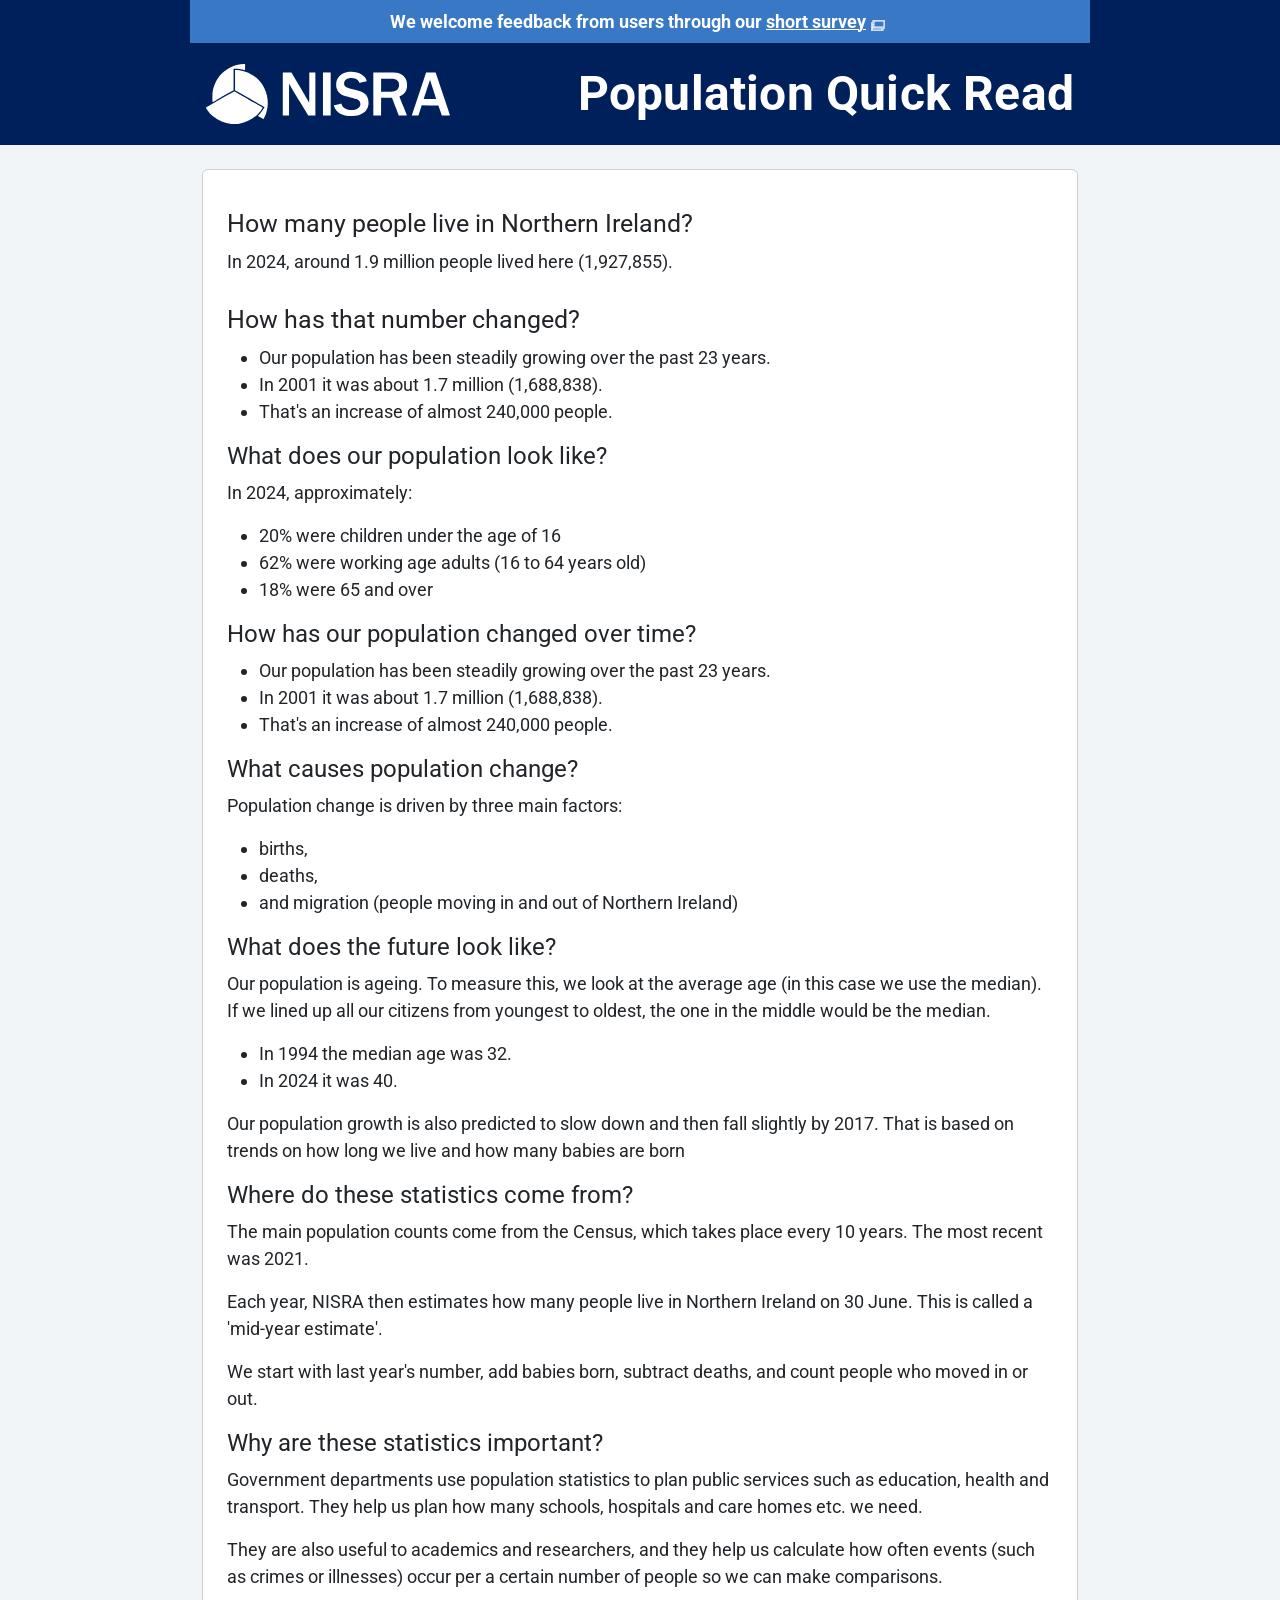
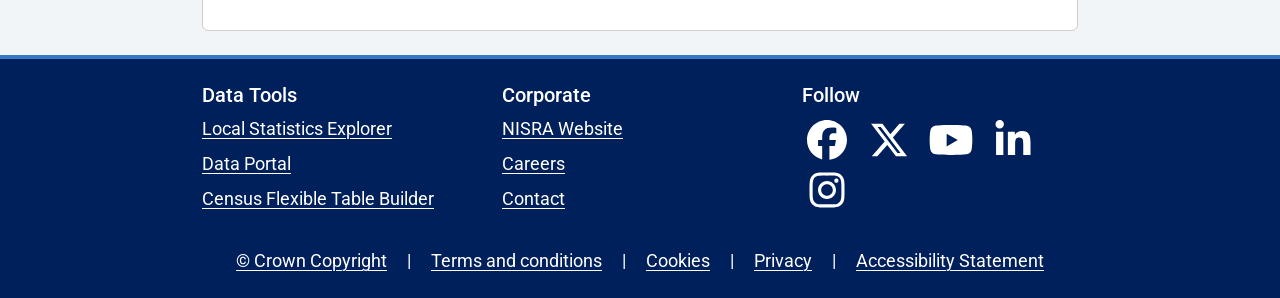
<file: nisra-template.html>
<!DOCTYPE html>
  <html lang="en">

  <head>

    <meta charset="UTF-8" />
    <meta name="viewport" content="width=device-width, initial-scale=1" />
    <title>Population Quick Read</title>

    <link href="https://fonts.googleapis.com/css2?family=Roboto:wght@300;400;500;700&display=swap" rel="stylesheet">

    
    <!-- Bootstrap CSS/JS (v5.3.3) -->
    <link href="https://cdn.jsdelivr.net/npm/bootstrap@5.3.3/dist/css/bootstrap.min.css" rel="stylesheet">
    <script src="https://cdn.jsdelivr.net/npm/bootstrap@5.3.3/dist/js/bootstrap.bundle.min.js"></script>

    <!-- Icons -->
    <link rel="stylesheet" href="https://cdn.jsdelivr.net/npm/bootstrap-icons@1.11.3/font/bootstrap-icons.css">

    <link rel="icon" href="img/icon/favicon.ico" type="image/vnd.microsoft.icon" />
    <link rel="icon" type="image/png" href="img/icon/favicon-96x96.png" sizes="96x96" />
    <link rel="icon" type="image/svg+xml" href="img/icon/favicon.svg" />
    <link rel="shortcut icon" href="img/icon/favicon.ico" />
    <link rel="apple-touch-icon" sizes="180x180" href="img/icon/apple-touch-icon.png" />
    <meta name="apple-mobile-web-app-title" content="Output Title Here" />

    <!-- CSS -->
    <link rel="stylesheet" href="nisra-styles.css">

  </head>

  <body>

      <!-- Top Navbar -->
    <nav class="navbar p-0" style="background-color:#00205b;">

      <div class="container-fluid d-flex flex-column align-items-stretch p-0">

        <!-- Banner row (full width) -->
        <div class="w-100" style="background-color:#3878c5;">
          <div class="text-white text-center py-2 px-3">
            <strong>We welcome feedback from users through our <a href="#" target="_blank">short survey</a></use></strong>
          </div>
        </div>

        <!-- Main navbar row -->
        <div class="d-flex align-items-center w-100 py-3 px-2">
          <!-- Logo (left) -->
          <a class="navbar-brand ps-2 d-flex align-items-center me-auto" href="/">
            <img src="img/logo/nisra-only-white.svg" alt="NISRA logo" height="60" class="me-3">
          </a>

          <!-- Heading (right) -->
           <div class="col">
          <h1 class="mb-0 pe-2 text-white app-title ms-2 text-center text-lg-end">Population Quick Read</h1>
          </div>
        </div>
      </div>

    </nav>

    <main class="min-vh-100 py-4">

    <div class="container">
      <div class="bg-white p-4 rounded">

    
    <h2>How many people live in Northern Ireland?</h2>
    <p>In 2024, around 1.9 million people lived here (1,927,855).</p>

    <h2>How has that number changed?</h2>
    <ul>
    <li>Our population has been steadily growing over the past 23 years.</li>
    <li>In 2001 it was about 1.7 million (1,688,838).</li>
    <li>That's an increase of almost 240,000 people.</li>
    </ul>

    <h3>What does our population look like?</h3>
    <p>In 2024, approximately:
    <ul>
      <li>20% were children under the age of 16</li>
      <li>62% were working age adults (16 to 64 years old)</li>
      <li>18% were 65 and over</li>
    </ul>
    </p>

    <h3>How has our population changed over time?</h3>
    <ul>
      <li>Our population has been steadily growing over the past 23 years.</li>
      <li>In 2001 it was about 1.7 million (1,688,838).</li>
      <li>That's an increase of almost 240,000 people.</li>
    </ul>

    <h3>What causes population change?</h3>
    <p>Population change is driven by three main factors: 
      <ul>
        <li>births,</li>
        <li>deaths,</li>
        <li>and migration (people moving in and out of Northern Ireland)</li>
      </ul></p>

      <h3>What does the future look like?</h3>
      <p>Our population is ageing. To measure this, we look at the average age (in this case we use the median). If we lined up all our citizens from youngest to oldest, the one in the middle would be the median.</p>
      <ul>
        <li>In 1994 the median age was 32.</li>
        <li>In 2024 it was 40.</li>
      </ul>
      <p>Our population growth is also predicted to slow down and then fall slightly by 2017. That is based on trends on how long we live and how many babies are born</p>

      <h3>Where do these statistics come from?</h3>
      <p>The main population counts come from the Census, which takes place every 10 years. The most recent was 2021.</p>
      <p>Each year, NISRA then estimates how many people live in Northern Ireland on 30 June. This is called a 'mid-year estimate'.</p>
      <p>We start with last year's number, add babies born, subtract deaths, and count people who moved in or out.</p>

      <h3>Why are these statistics important?</h3>
      <p>Government departments use population statistics to plan public services such as education, health and transport. They help us plan how many schools, hospitals and care homes etc. we need.</p>
      <p>They are also useful to academics and researchers, and they help us calculate how often events (such as crimes or illnesses) occur per a certain number of people so we can make comparisons.</p>
    
    </div>
    </div>
    </main>

    <footer class="footer mt-auto py-4 bg-nisra text-white">

      <div class="container">
        <!-- 3 column section -->
        <div class="row mb-3">
          <div class="col-md-4">
            <h5>Data Tools</h5>
            <ul class="list-unstyled">
              <li><a href="https://explore.nisra.gov.uk/local-stats/">Local Statistics Explorer</a></li>
              <li><a href="https://data.nisra.gov.uk">Data Portal</a></li>
              <li><a href="https://build.nisra.gov.uk/en/">Census Flexible Table Builder</a></li>
            </ul>
          </div>
          <div class="col-md-4">
            <h5>Corporate</h5>
            <ul class="list-unstyled">
              <li><a href="https://www.nisra.gov.uk/">NISRA Website</a></li>
              <li><a href="https://www.nisra.gov.uk/about-us/careers">Careers</a></li>
              <li><a href="https://www.nisra.gov.uk/contact">Contact</a></li>
            </ul>
          </div>
          <div class="col-md-4">
            <h5>Follow</h5>
            <ul class="list-inline">
              <li class="list-inline-item">
                <a href="https://www.facebook.com/nisra.gov.uk">
                  <img src="img/logo/facebook-brands-solid-full.svg" title="Facebook" role="img" class="img-50"/>
                </a>
              </li>
              <li class="list-inline-item">
                <a href="https://x.com/NISRA/">
                  <img src="img/logo/x-twitter-brands-solid-full.svg" title="Twitter/X" role="img" class="img-50"/>
                </a>
              </li>
              <li class="list-inline-item">
                <a href="https://www.youtube.com/user/nisrastats">
                  <img src="img/logo/youtube-brands-solid-full.svg" title="YouTube" role="img" class="img-50"/>
                </a>
              </li>
              <li class="list-inline-item">
                <a href="https://www.linkedin.com/company/northern-ireland-statistics-and-research-agency/">
                  <img src="img/logo/linkedin-in-brands-solid-full.svg" title="LinkedIn" role="img" class="img-50"/>
                </a>
              </li>
              <li class="list-inline-item">
                <a href="https://www.instagram.com/nisra.gov.uk/">
                  <img src="img/logo/instagram-brands-solid-full.svg" title="Instagram" role="img" class="img-50"/>
                </a>
              </li>
            </ul>
          </div>
        </div>

        <!-- Horizontal list with separators -->
        <ul class="list-inline footer-links text-center mb-0">
          <li class="list-inline-item"><a href="https://www.nisra.gov.uk/crown-copyright">© Crown Copyright</a></li>
          <li class="list-inline-item">|</li>
          <li class="list-inline-item"><a href="https://www.nisra.gov.uk/terms-and-conditions">Terms and conditions</a></li>
          <li class="list-inline-item">|</li>
          <li class="list-inline-item"><a href="https://www.nisra.gov.uk/cookies">Cookies</a></li>
          <li class="list-inline-item">|</li>
          <li class="list-inline-item"><a href="https://www.nisra.gov.uk/nisra-privacy-notice">Privacy</a></li>
          <li class="list-inline-item">|</li>
          <li class="list-inline-item"><a href="https://datavis.nisra.gov.uk/dissemination/accessibility-statement-visualisations.html">Accessibility Statement</a></li>
        </ul>
      </div>
      
    </footer>

  </body>
</html>
</file>
<file: nisra-styles.css>
/* ===========================
   Base
   =========================== */

:root {
  --bs-body-bg: #f2f5f8;
}

body {
  background-color: var(--bs-body-bg) !important;
}



body {
  font-family: 'Roboto', Arial, sans-serif;
  font-size: 18px;
  line-height: 1.5;           /* better readability than 1.0 */
  font-weight: 400;
  background: #f2f5f8;
}

.bignumber {
  display: inline-block;
  font-size: 2.5rem;
  font-weight: 700;
  line-height: 1.2;
  margin-top: 30px;
}
/* Headings per style guide */
h1 { font-size: 3rem !important; line-height: 1.285; font-weight: 700; }
@media (min-width: 992px) { h1 { font-size: 3rem; line-height: 1.3; } }

h2 { font-size: 24px; line-height: 1.333; font-weight: 400; padding-top: 0.5em; }
@media (min-width: 992px) { h2 { font-size: 25px; line-height: 1.32; } }

h3 { font-size: 21px; line-height: 1.143; font-weight: 400; }
@media (min-width: 992px) { h3 { font-size: 24px; line-height: 1.25; } }

h4 { font-size: 18px; line-height: 1.333; font-weight: 400; text-align: center; }
@media (min-width: 992px) { h4 { font-size: 21px; line-height: 1.286; } }

/* Links style per style guide */
a {color: #0F6FB8;  text-decoration: underline; text-decoration-thickness: 1px;}
a:hover, a:focus {text-decoration-thickness: 3px;}

/* style for RateIT link in header */
.survey-link {
  color: white;
  text-decoration: underline;
  text-decoration-thickness: 1px;
}

/* focus ring for keyboard users */
*:focus-visible {
  outline: 3px solid #d4351c !important;
  outline-offset: 2.5px;
  box-shadow: none !important;
}

:root {
  --bs-focus-ring-color: #d4351c;     
  --bs-focus-ring-width: 0.25rem;
}

/* Page background (main content area) */
main { 
  background: transparent !important;
}

main .container {
  max-width: 900px;
  margin-left: auto;
  margin-right: auto;
}

/* Border around main content */
main .bg-white {
  border: 1px solid #d0d0d0;
}

/* Align navbar with main content width */
.navbar .container-fluid {
  max-width: 900px;
  margin-left: auto;
  margin-right: auto;
}

/* Align footer with main content width */
.footer .container {
  max-width: 900px;
  margin-left: auto;
  margin-right: auto;
}
/* External link indicator (scope to main so footer links aren’t doubled) */
main a[target="_blank"]::after {
  content: "";
  width: 14px; height: 11px;
  margin: 5px; vertical-align: text-bottom; display: inline-block;

  /* Use the SVG as a mask; then color it with Bootstrap’s variable */
  -webkit-mask: url('data:image/svg+xml;utf8,<svg xmlns="http://www.w3.org/2000/svg" width="14" height="11" viewBox="0 0 14 11"><g fill="none" stroke="%23000" stroke-width="1"><path d="M0 3h2V0h12v8h-2v3H0zm13-2H3v6h10zM2 4H1v4h1zm-1 6h10V8H1z"/></g></svg>') no-repeat center / contain;
          mask: url('data:image/svg+xml;utf8,<svg xmlns="http://www.w3.org/2000/svg" width="14" height="11" viewBox="0 0 14 11"><g fill="none" stroke="%23000" stroke-width="1"><path d="M0 3h2V0h12v8h-2v3H0zm13-2H3v6h10zM2 4H1v4h1zm-1 6h10V8H1z"/></g></svg>') no-repeat center / contain;
  background-color: var(--bs-secondary-color, #6c757d); /* follows Bootstrap’s text-secondary */
}

/* ===========================
   Screen reader class for content that is hidden visually but still accessible to screen readers.
   Used for chart descriptions.
   =========================== */
.visually-hidden {
position:    absolute !important;
overflow:    hidden   !important;
white-space: nowrap   !important;
width:   1px !important;
height:  1px !important;
margin: -1px !important;
padding: 0   !important;
border:  0   !important;
clip: rect(1px 1px 1px 1px) !important;
-webkit-clip-path: inset(50%) !important;
clip-path: inset(50%) !important;
}

/* ===========================
   Brand & misc.
   =========================== */
.app-title { font-weight: 700; letter-spacing: 0.2px; }
.img-50 { width: 50px; height: 50px; }
.img-pop {max-width: 100%; max-height: auto; margin-bottom: 80px; display: block;}

/* ===========================
   Footer
   =========================== */
.footer {
  background-color: #00205b;
  color: #fff;
  border-top: 4px solid #3878c5;
}

 .footer-header {
  font-size: 1.25rem;
  margin-top: 0;
  line-height: 1.2;
  font-weight: 500;
  text-align: left;
}

.footer a {
  color: #fff;
  text-underline-offset: 3px;
}
.footer a:hover,
.footer a:focus {
  color: #fff;
  text-decoration-thickness: 3px;
}
.footer-links { list-style: none; padding-left: 0; }
.footer-links .list-inline-item { margin: 0 .5rem; }

/* More vertical spacing in vertical lists */
.footer ul.list-unstyled li { margin-bottom: 0.5rem; }

/* Social icon hover */
.footer .list-inline-item img {
  transition: box-shadow 0.2s ease, border 0.2s ease;
}
.footer .list-inline-item img:hover {
  border: 2px solid #fff;
  box-shadow: 0 0 4px rgba(255, 255, 255, 0.6);
  border-radius: 4px;
}

nav a {
  color: #fff;
}

nav a[target="_blank"]::after {
  content: url('data:image/svg+xml;utf8,<svg xmlns="http://www.w3.org/2000/svg" width="14" height="11" viewBox="0 0 14 11"><g fill="none" stroke="white" stroke-width="1"><path d="M0 3h2V0h12v8h-2v3H0zm13-2H3v6h10zM2 4H1v4h1zm-1 6h10V8H1z"/></g></svg>');
  display: inline-block;
  width: 14px;
  height: 11px;
  margin: 0 5px 0 5px;
  vertical-align: text-top;
}

/* ===========================
   Cookie banner
   =========================== */ 
   #cookie-banner {
	top: 0;
	left: 0;
	width: 100%;
	background-color:#142062;
	color:#FFF;
	padding: 10px;
	text-align: left;
    display: none;
}

.cookies-infobar {
    color: #fff;
    width: 100%;
    left: 0;
    right: 0;
    top: 0;
    padding: 10px;
    text-align: left;
}

.cookies-infobar.cookies-infobar_accepted {
    display: none;
}

.cookies-infobar_wrapper {
    margin: 10px;
}

.cookies-infobar a {
    color: inherit;
}

.cookies-infobar_btn {
  display: inline-block;
  padding: 5px 10px;
  background: #0f8243;
  text-decoration: none;
  color: #fff;
  text-transform: none;
  font-size: 1.2em;
}

a.cookies-infobar_btn, a.cookies-infobar_btn_reject {
	color: #fff !important;
}

a.cookiesbarlink {
    color: #fff;
}

.cookies-infobar_btn_reject {
  display: inline-block;
  padding: 5px 10px;
  background: #6d6e72;
  text-decoration: none;
  border-radius: 3px;
  color: #fff;
  text-transform: none;
  font-size: 1.2em;
}
</file>
